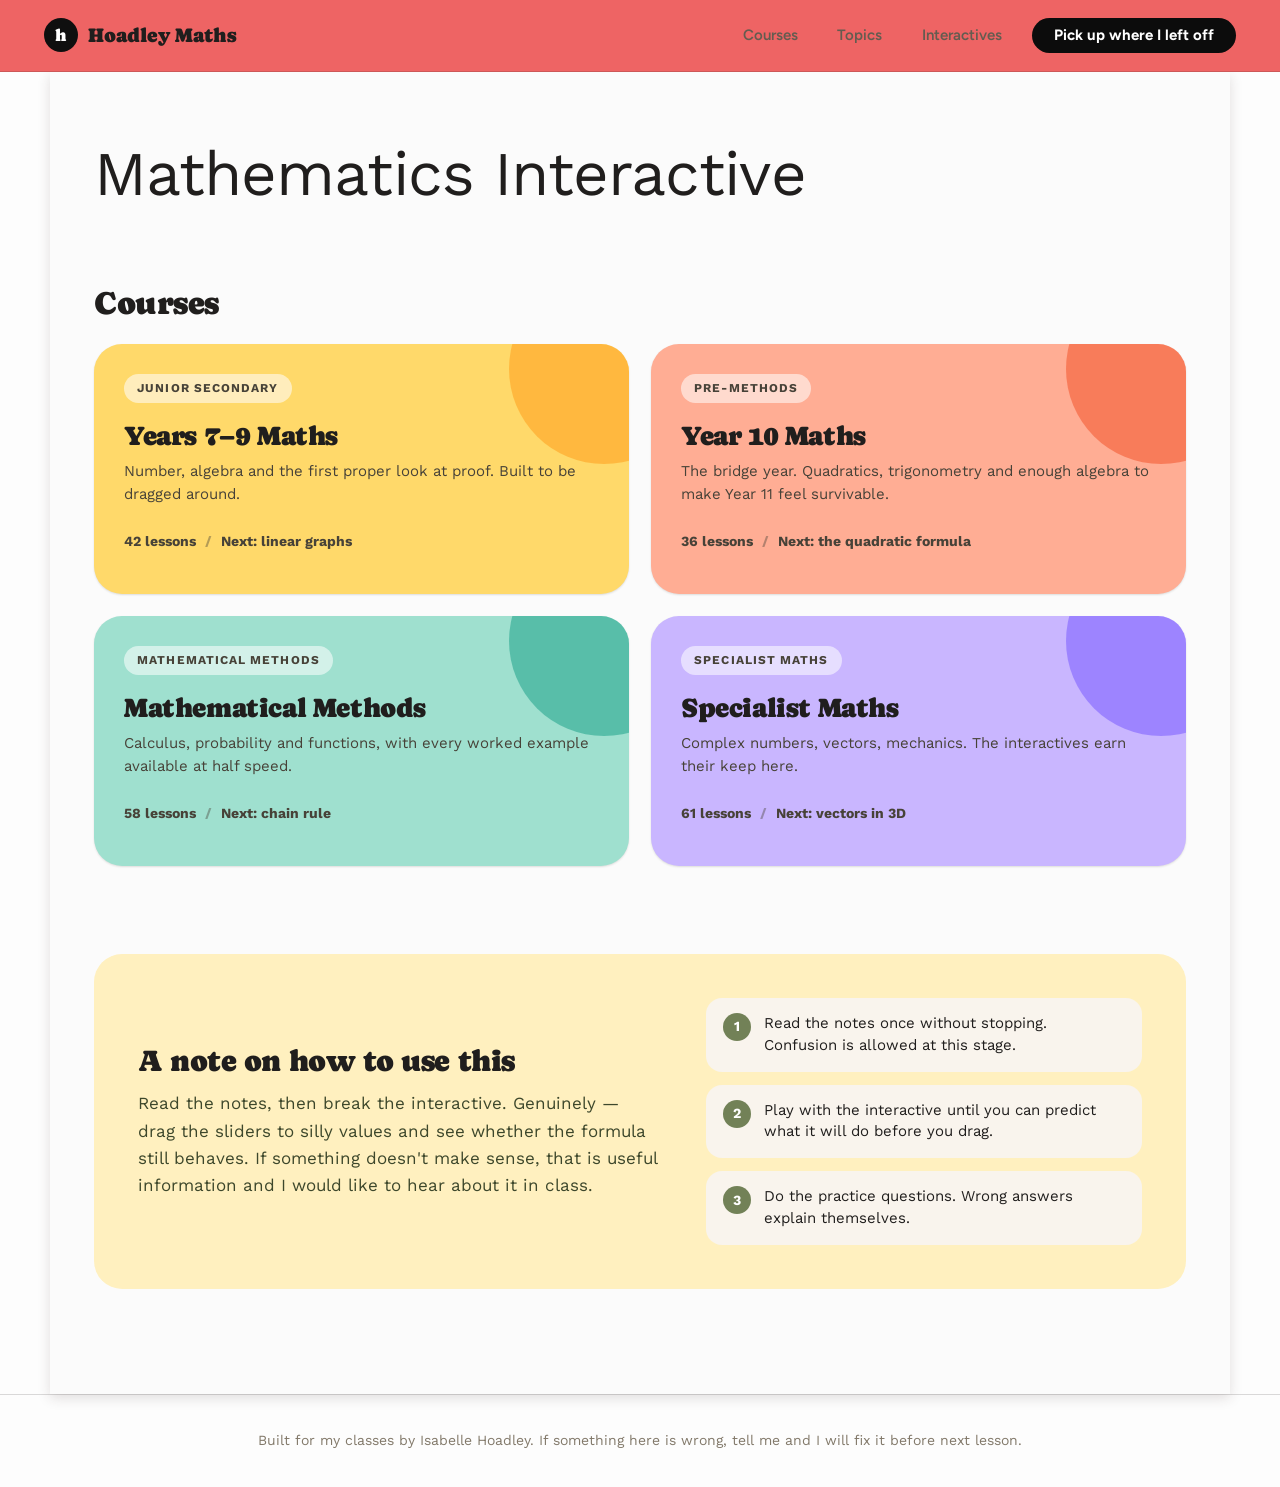
<file: index.html>
<!doctype html>
<html lang="en-AU">
<head>
<meta charset="utf-8">
<meta name="viewport" content="width=device-width, initial-scale=1">
<title>Hoadley Maths</title>
<meta name="description" content="Mathematics Interactive: Specialist Maths notes, interactives and practice.">
<link rel="preconnect" href="https://fonts.googleapis.com">
<link rel="preconnect" href="https://fonts.gstatic.com" crossorigin>
<link rel="stylesheet" href="https://fonts.googleapis.com/css2?family=Work+Sans:wght@400;500;600;700&display=swap">
<link rel="stylesheet" href="vendor/katex/katex.min.css">
<script src="vendor/katex/katex.min.js"></script>
<script src="vendor/preact.umd.js"></script>
<style>body { margin: 0; background: #f5ead8; }</style>
</head>
<body>
<div id="app"></div>
<noscript><p style="font-family: sans-serif; padding: 40px;">This site needs JavaScript turned on.</p></noscript>

<script>
/*
 * Loads the site's own files (styles, scripts, page markup) asking the server for the
 * latest version every time, whatever caching the host is configured with. Unchanged
 * files come back as a quick "304 Not Modified", so students always see updates
 * without a hard refresh. KaTeX and Preact above never change, so they load normally.
 */
(function () {
  var STYLES = ["css/organic.css", "css/site.css"];
  var SCRIPTS = ["js/work-pad.js", "js/image-slot.js", "js/domino-demo.js", "js/runtime.js"];
  var TEMPLATE = "template.html";
  var APP = "js/app.js";

  function get(url) {
    return fetch(url, { cache: "no-cache" }).then(function (r) {
      if (!r.ok) throw new Error(url + " (" + r.status + ")");
      return r.text();
    });
  }
  function run(code, url) {
    var s = document.createElement("script");
    s.textContent = code + "\n//# sourceURL=" + url;
    document.head.appendChild(s);
  }

  Promise.all([
    Promise.all(STYLES.map(get)),
    Promise.all(SCRIPTS.map(get)),
    get(TEMPLATE),
    get(APP)
  ]).then(function (res) {
    res[0].forEach(function (css) {
      var st = document.createElement("style");
      st.textContent = css;
      document.head.appendChild(st);
    });
    res[1].forEach(function (code, i) { run(code, SCRIPTS[i]); });
    var tpl = document.createElement("script");
    tpl.type = "text/x-template";
    tpl.id = "app-template";
    tpl.textContent = res[2];
    document.body.appendChild(tpl);
    run(res[3], APP);
  }).catch(function (err) {
    document.getElementById("app").innerHTML =
      '<p style="font-family: sans-serif; padding: 40px;">The site didn\u2019t load properly. Please refresh the page.</p>';
    console.error(err);
  });
})();
</script>
</body>
</html>
</file>
